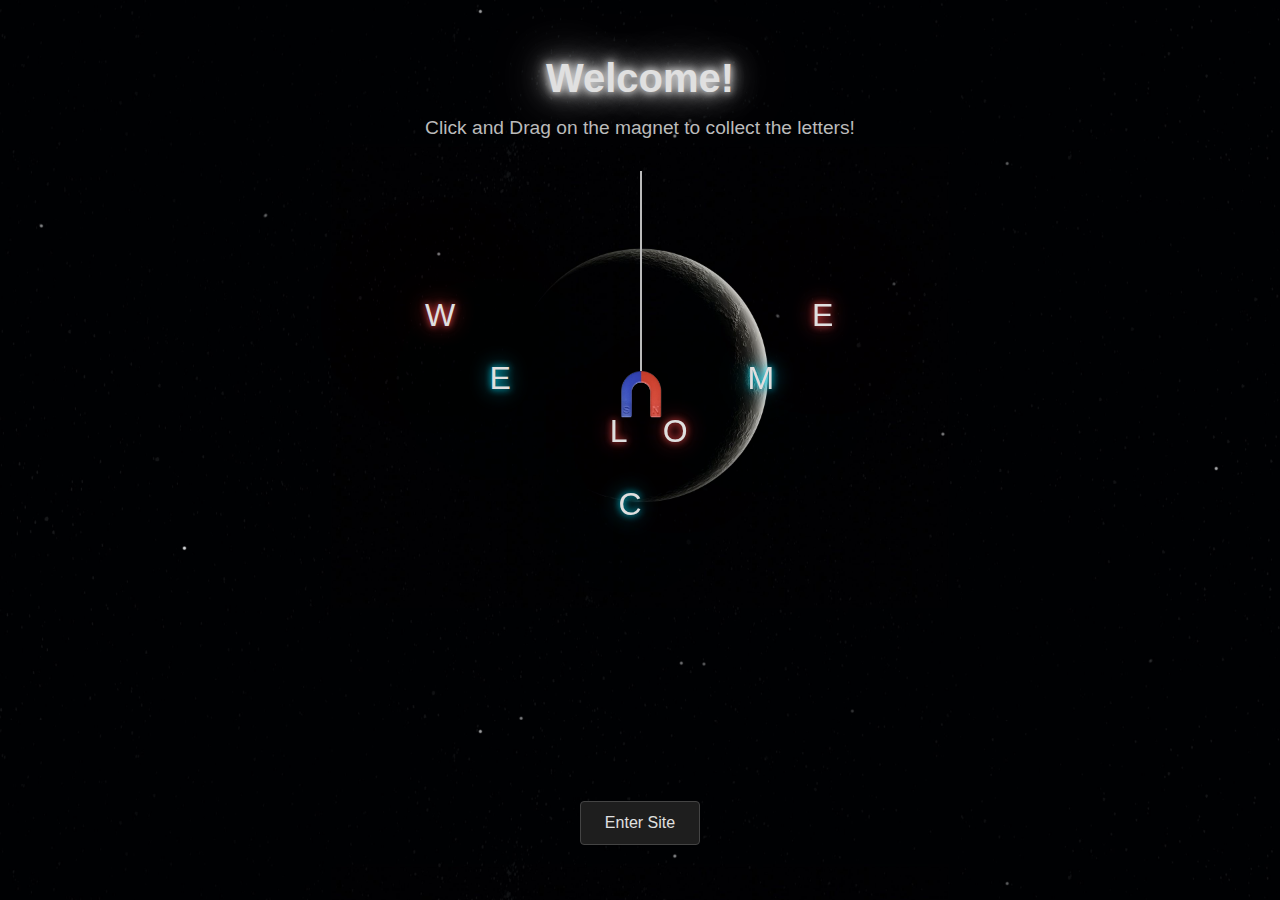
<file: index.html>
<!DOCTYPE html>
<html lang="en">
  <head>
    <meta charset="UTF-8">
    <meta name="viewport" content="width=device-width, initial-scale=1.0">
    <link rel="stylesheet" href="css/styles.css">
    <title>Ryan's Website</title>
  </head>
  <body id="cover-page">
    <div class="cover-content">
        <h1>Welcome!</h1>
        <p class = "hint">Click and Drag on the magnet to collect the letters!</p>

        <div class="cover-scene">
          <div class="pendulum">
            <div id="magnet" class="magnet"><img src="images/Magnet.png" alt="🧲"></div>
          </div>
          <div class="collectable neon-text red" data-collected="false" style="left:0%; top:20%">W</div>
          <div class="collectable neon-text blue" data-collected="false" style="left:15%; top:30%">E</div>
          <div class="collectable neon-text red" data-collected="false" style="left:30%; top:40%">L</div>
          <div class="collectable neon-text blue" data-collected="false" style="left:45%; top:50%">C</div>
          <div class="collectable neon-text red" data-collected="false" style="left:60%; top:40%">O</div>
          <div class="collectable neon-text blue" data-collected="false" style="left:75%; top:30%">M</div>
          <div class="collectable neon-text red" data-collected="false" style="left:90%; top:20%">E</div>
        </div>

        <button onclick="location.href='main.html'">Enter Site</button>
    </div>
    
    <script src="js/cover.js"></script>
  </body>
</html>
</file>
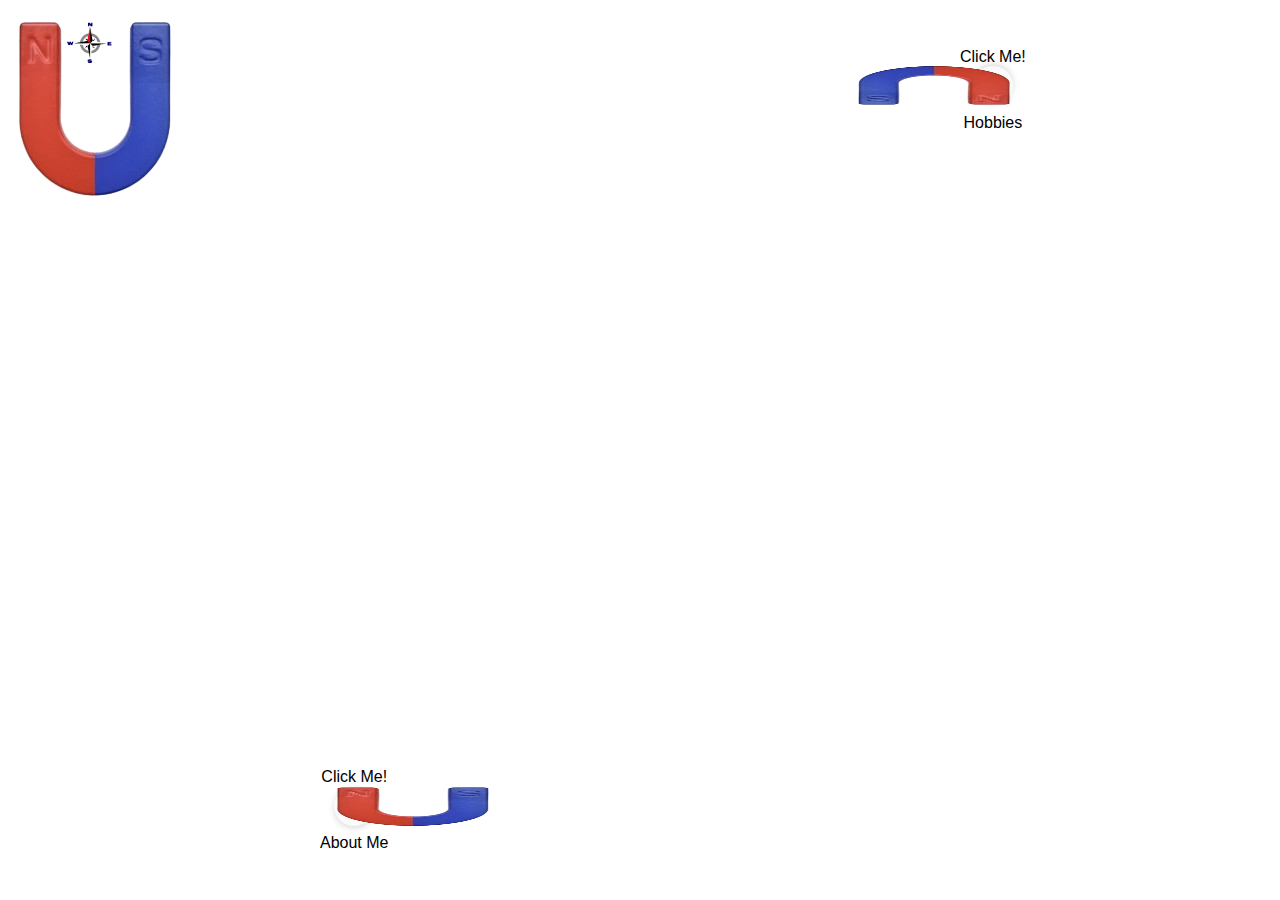
<file: main.html>
<!DOCTYPE html>
<html lang="en">
  <head>
    <meta charset="UTF-8">
    <meta name="viewport" content="width=device-width, initial-scale=1.0">
    <link rel="stylesheet" href="css/main.css">
    <title>Ryan's Main Page</title>
  </head>
  <body >
    <a href="index.html" class ="home-link"><img src="images/Compass.png" alt="Home"></a>

    <div id="menu-toggle" class="hamburger-button"><img src="images/Magnet.png" alt="🧲"></div>
    <nav id="side-menu" class="side-menu">
      <ul>
        <li><a href="index.html">Home</a></li>
        <li><a href="#slide-1">About Me</a></li>
        <li><a href="#slide-2">Skills & Links</a></li>
      </ul>
    </nav>

    <div class="container">
        <!-- About Me -->
        <section id="slide-1" class="slide">
          <div class="toggle-group left bottom" data-target="panel-about" data-dir="up">
            <span class="hint">Click Me!</span>
            <div class="magnet"><img src="images/Magnet.png" alt="🧲"></div>
            <div class="label">About Me</div>
          </div>
          <div class="panel panel-up left" id="panel-about">
            <h2>About Me</h2>
            <br>
            <p>Hi, I'm Ryan!</p>
            <br>
            <p>I'm a second year Engineering / Computer Science student at UNSW.</p>
            <br>
            <p>I love programming so much that I teach students how to program in Scratch and Python.</p>
            <br>
            <p>I am also the officer for a volunteering group called eReuse where we refurbish computers and donate them! :D</p>
            <br>
            <p>I've never worked with frontend design before but it really caught my interest because I was interested in learning to become a fullstack developer.</p>
            <br>
            <p>Honestly a little bit addicted to LeetCode because I love challenging myself! :P</p>
            <p>Here is my recent progress:</p>
            <br>
            <img src="images/LeetCodeStats.PNG" alt="LeetCode Stats" style="width: 80%; margin-left: 10%; margin-right: 10%">
            <br>
            <div class="leetcode-stats">
              <p>Total Solved:
                <span id="leetcode-solved">-</span> /
                <span id="leetcode-questions">-</span>
              </p>
              <p>Easy Solved:
                <span id="leetcode-easy-solved">-</span> /
                <span id="leetcode-easy-questions">-</span>
              </p>
              <p>Medium Solved:
                <span id="leetcode-medium-solved">-</span> /
                <span id="leetcode-medium-questions">-</span>
              </p>
              <p>Hard Solved:
                <span id="leetcode-hard-solved">-</span> /
                <span id="leetcode-hard-questions">-</span>
              </p>
            </div>
          </div>
          
          <!-- Hobbies -->
          <div class="toggle-group right top" data-target="panel-hobbies" data-dir="down">
            <span class="hint">Click Me!</span>
            <div class="magnet"><img src="images/Magnet.png" alt="🧲"></div>
            <div class="label">Hobbies</div>
          </div>
          <div class="panel panel-down right" id="panel-hobbies">
            <h2>Hobbies</h2>
            <br>
            <h3>Escape Rooms</h3>
            <p>This year so far, I have completed a total of 5 escape rooms!!</p>
            <p>These are:</p>
            <p style="height: 0.3rem;"></p>
            <div class="dot-points">
              <li>Ex Libris @ Next Level Escape</li>
              <li>The Artifact (my favourite) @ Next Level Escape</li>
              <li>The Last Order @ Mission Escape</li>
              <li>CR18 @ Scram Escape</li>
              <li>The Lost Mine @ Mission Escape</li>
            </div>
            <p>Next week I am doing The Witch's Curse at Scram Escape :O</p>
            <br>

            <h3>Video Games</h3>
            <p>I like playing FPS games, 2 player co-op games, and just a bunch of random fun ones!</p>
            <p>Some of the games I play at the moment are:</p>
            <p style="height: 0.3rem;"></p>
            <div class="dot-points">
              <li>Schedule I</li>
              <li>Valorant</li>
              <li>Split Fiction</li>
              <li>Rainbow Six Siege</li>
              <li>CS2</li>
            </div>
            <br>

            <h3>Formula 1</h3>
            <p>I LOVE F1, too bad the times for Australians suck :(</p>
            <p style="height: 0.3rem;"></p>
            <p>My favourite team is Red Bull (the drinks are good too).</p>
            <p style="height: 0.3rem;"></p>
            <p>My favourite drivers are Max Verstappen and Oscar Piastri.</p>
            <br>
            <div class="driver-card" id="card-verstappen">
              <h4>Max Verstappen Live Stats</h4>
              <p>Position - <span id="verstappen-position">-</span></p>
              <p>Points - <span id="verstappen-points">-</span></p>
              <p>Wins - <span id="verstappen-wins">-</span></p>
            </div>
          </div>
        </section>

        
        <section id="slide-2" class="slide">
            <!-- Links -->
            <div class="toggle-group left bottom" data-target="panel-links" data-dir="up">
              <span class="hint">Click Me!</span>
              <div class="magnet"><img src="images/Magnet.png" alt="🧲"></div>
              <div class="label">Links</div>
            </div>
            <div class="panel panel-up left" id="panel-links">
              <h2>Links</h2>
              <div class="link-images">
                <a href="https://www.linkedin.com/in/ryan-yensch/"><img src="images/linkedIn.png" alt="LinkedIn"></a>
                <a href="https://github.com/RyanYensch"><img src="images/GitHub.png" alt="GitHub"></a>
                <a href="https://leetcode.com/u/RyanYensch/"><img src="images/LeetCode.png" alt="LeetCode"></a>
                <a href="mailto:ry2005@outlook.com"><img src="images/Mail.png" alt="Mail"></a>
              </div>
              <h3 class="links-footer">Connect with me :D</h3>
              
            </div>

            <!-- Skills -->
            <div class="toggle-group right top" data-target="panel-skills" data-dir="down">
              <span class="hint">Click Me!</span>
              <div class="magnet"><img src="images/Magnet.png" alt="🧲"></div>
              <div class="label">Skills & Projects</div>
            </div>
            <div class="panel panel-down right" id="panel-skills">
              <h2>Skills</h2>
              <br>
              <p>The languages that I know so far are:</p>
              <p style="height: 0.3rem;"></p>
              <div class="dot-points">
                <li>C</li>
                <li>C++</li>
                <li>Python</li>
                <li>JavaScript / TypeScript</li>
                <li>MIPS</li>
                <li>Pascal</li>
              </div>
              <br>
              <p>But I mainly use C++ and Python :D</p>
              <br>
              <p>This is actually my first proper website using HTML, CSS, and JavaScript!!!</p>
              <br>
              <br>
              <h2>Projects</h2>
              <br>
              <p>Some of my favourite projects that I have made are:</p>
              <p style="height: 0.3rem;"></p>
              <div class="dot-points">
                <li>A LeetCode/coding themed escape room</li>
                <li>A basic 3D physics engine</li>
                <li>A solver program for the Discord word game SpellCast</li>
                <li>Connect 4 that works cross terminal</li>
              </div>
              <br>
              <div>
                <img src="images/onMyPuter.jpg" alt="Me On My Puter" style="max-width: 35%;">
              </div>
            </div>
        </section>
    </div>
    
    <script src = "js/main.js"></script>
  </body>
</html>
</file>
<file: css/styles.css>
:root {
    --bg-colour: #121212;
    --text-colour: #e0e0e0;
    --panel-bg: #1e1e1e;
    --hint-colour: #bbbbbb;
    --border-colour: #444444;
    --shadow-colour: rgba(0,0,0,0.7);
}



* {
    margin: 0;
    padding: 0;
    box-sizing: border-box;
    user-select: none;
}

html {
    scroll-behavior: smooth;
    font-family: sans-serif;
}

body {
    background-color: var(--bg-colour);
    color: var(--text-colour);
}


#cover-page {
    height: 100vh;
    display: flex;
    align-items: center;
    justify-content: center;
    text-align: center;
    background: var(--bg-colour);
    background-image: url("../images/moonSpace.jpg");
    background-size: 100%;
}

.cover-content h1 {
    font-size: 2.5rem;
    margin-bottom: 1rem;

    text-shadow:
        0 0 7px #d4d4d4,
        0 0 13px #d4d4d4,
        0 0 26px #cacaca,
        0 0 52px #a4a4a4;
}

.cover-content p {
    font-size: 1.2rem;
    margin-bottom: 2rem;
}

.cover-content button {
    padding: 0.75rem 1.5rem;
    font-size: 1rem;
    cursor: pointer;
    background-color: var(--panel-bg);
    color: var(--text-colour);
    border: 1px solid var(--border-colour);
    border-radius: 0.25rem;
}

#magnet {
    position: absolute;
    top: 50%;
    left: 50%;
    transform: translate(-50%, -50%);
    font-size: 3rem;
    cursor: grab;
    user-select: none;
}

#magnet:active {
    cursor: grabbing;
}


.cover-scene {
    position: relative;
    width: 100%;
    height: 70vh;
    margin: auto;
    overflow: visible;
}

.collectable {
    position: absolute;
    font-size: 2rem;
    user-select: none;
    transition: all 0.6s ease-in-out;
    color: var(--text-colour);
}

.pendulum {
    --rope-length: 200px;
    position: absolute;
    top: 0;
    left: 50%;
    transform-origin: top center;
    z-index: 999;
}
  
.pendulum::before {
    content: "";
    display: block;
    width: 2px;
    height: var(--rope-length);
    background: var(--hint-colour);
    margin: 0 auto;
}

#magnet {
    position: absolute;
    top: 50%;
    left: 50%;
    transform: translateX(-50%, -50%);
    width: 3rem;
    height: 3rem;

    cursor: grab;
    user-select: none;
    z-index: 999;

    transform: rotate(180deg) translateX(50%);
}

#magnet img {
    width: 100%;
    height: 100%;
    object-fit: contain;
    display: block;
    pointer-events: none;
}

#magnet:active {
    cursor: grabbing;
}


.hint {
    font-size: 1rem;
    color: var(--hint-colour);
    margin-bottom: 0.5rem;
    animation: fade-in-out 4s ease-in-out infinite;
}


@keyframes fade-in-out {
    0%, 100% {
        opacity: 0.3;
    }
    50% {
        opacity: 1;
    }
}


.neon-text.blue {
    text-shadow:
        0 0 7px #00e5ff,
        0 0 21px #00b8d9,
        0 0 102px #0081a3,
        0 0 151px #0081a3;
}

.neon-text.red {
    text-shadow:
        0 0 7px #ff4d4d,
        0 0 21px #d92f2f,
        0 0 102px #a30000,
        0 0 151px #a30000;
}
</file>
<file: css/main.css>
* {
    margin: 0;
    padding: 0;
    box-sizing: border-box;
}

html, body {
    width: 100%;
    height: 100%;
    overflow-x: hidden;
    scroll-behavior: smooth;
    font-family: sans-serif;
}

.home-link {
    position: fixed;
    top: 1.25rem;
    left: 4rem;
    z-index: 999;
    display: inline-block;
}

.home-link img {
    width: 3.25rem;
    height: auto;
    display: block;
    pointer-events: none;
}



.container {
    height: 100vh;
    overflow-y: scroll;
    scroll-snap-type: y mandatory;
}

.slide {
    position: relative;
    width: 100%;
    height: 100vh;
    scroll-snap-align: start;
    overflow: hidden;
}

.toggle-group {
    position: absolute;
    top: 50%;
    --offset: 0px;
    transform: translateY(calc(-50% + var(--offset)));
    transition: transform 0.5s ease;
    display: flex;
    flex-direction: column;
    align-items: center;
    cursor: pointer;
    z-index: 10;
}

.toggle-group.left {
    left: 25%;
}

.toggle-group.right {
    left: 75%;
}

.toggle-group.top {
    top: 10%;
}

.toggle-group.bottom {
    top: 90%;
}


.magnet {
    width: 2.5rem;
    height: 2.5rem;
    display: flex;
    font-size: 2rem;
    background: #fafafa;
    border-radius: 50%;
    box-shadow: 0 2px 6px rgba(0,0,0,0.15);
    cursor: pointer;
    user-select: none;
    transition: transform 0.5s ease;
    margin-bottom: 0.5rem;
    z-index: 10;
}

.toggle-group.right .magnet {
    transform: rotate(180deg);
}

.label {
    font-size: 1rem;
    user-select: none;
    cursor: pointer;
}


.panel {
    position: absolute;
    transform: translateX(-50%);
    width: calc(50% - 4rem);
    left: 50%;
    max-width: 45%;
    max-height: 85%;
    overflow: hidden;
    background: #fafafa;
    border-radius: 0.5rem;
    padding: 1.5rem;
    box-shadow: 0 4px 10px rgba(0,0,0,0.2);
    transition: transform 0.5s ease, opacity 0.3s ease;
    pointer-events: none;
    opacity: 0;
    z-index: 5;
}


.panel.left {
    left: 25%;
}

.panel.right {
    left: 75%
}

.panel-down {
    top: 0;
    transform: translateX(-50%) translateY(-100%);
}

.panel-up {
    bottom: 0;
    transform: translateX(-50%) translateY(100%);
}

.panel.open {
    transform: translateX(-50%) translateY(0);
    opacity: 1;
    pointer-events: auto;
}

.panel h2 {
    text-align: center;
}

.driver-card {
    display: inline-block;
    width: 100%;
    margin: 1rem;
    padding: 1rem;
    border: 1px solid #ccc;
    text-align: center;
}

.driver-card h4 {
    margin-bottom: 0.5rem;
}

.driver-card p {
    margin: 0.25rem 0;
}

.panel img {
    display: block;
    max-width: 80%;
    max-height: 20%;
    object-fit: cover;
}

#panel-links {
    display: grid;
    grid-template-rows: auto 1fr auto;
    height: 85vh;
    padding: 1rem;
    background: #fafafa;
    border-radius: 0.5rem;
    box-shadow: 0 4px 10px rgba(0,0,0,0.2);
    padding-bottom: 5%;
}

#panel-links .link-images {
    padding-left: 20%;
    padding-right: 20%;
    display: grid;
    grid-template-columns: repeat(2, 1fr);
    grid-template-rows: repeat(2, 1fr);
    gap: 1rem;
    padding-top: 5%;
    overflow: hidden;
}

#panel-links .link-images a {
    width: 60%;
    height: auto;
    object-fit: contain;
    align-self: center;
    justify-self: start;
    max-height: none;
}

#panel-links .link-images a:nth-child(even) {
    justify-self: end;
}

#panel-links .links-footer {
    text-align: center;
    font-size: 2rem;
    font-weight: 500;
    margin-top: 1rem;
}

.hamburger-button {
    position: fixed;
    top: 1rem;
    left: 1rem;
    font-size: 2rem;
    cursor: pointer;
    z-index: 1001;
    user-select: none;
    transition: transform 0.3s ease, left 0.3s ease;
}

.hamburger-button.open {
    left: 220px;
}

.side-menu {
    position: fixed;
    top: 0;
    left: -220px;
    width: 200px;
    height: 100%;
    background: #fafafa;
    box-shadow: 2px 0 8px rgba(0,0,0,0.2);
    transition: left 0.3s ease;
    z-index: 1000;
    padding: 2rem 1rem;
}

.side-menu.open {
    left: 0;
}

.side-menu ul {
    list-style: none;
    margin: 0;
    padding: 0;
}

.side-menu li + li{
    margin-top: 1rem;
}

.side-menu a {
    text-decoration: none;
    color: #333;
    font-weight: 500;
}



@keyframes pulse {
    0%, 100% {
        transform: scale(1);
    }
    50% {
        transform: scale(1.1);
    }
}

.magnet.pulse {
    animation: pulse 2s infinite;
}
</file>
